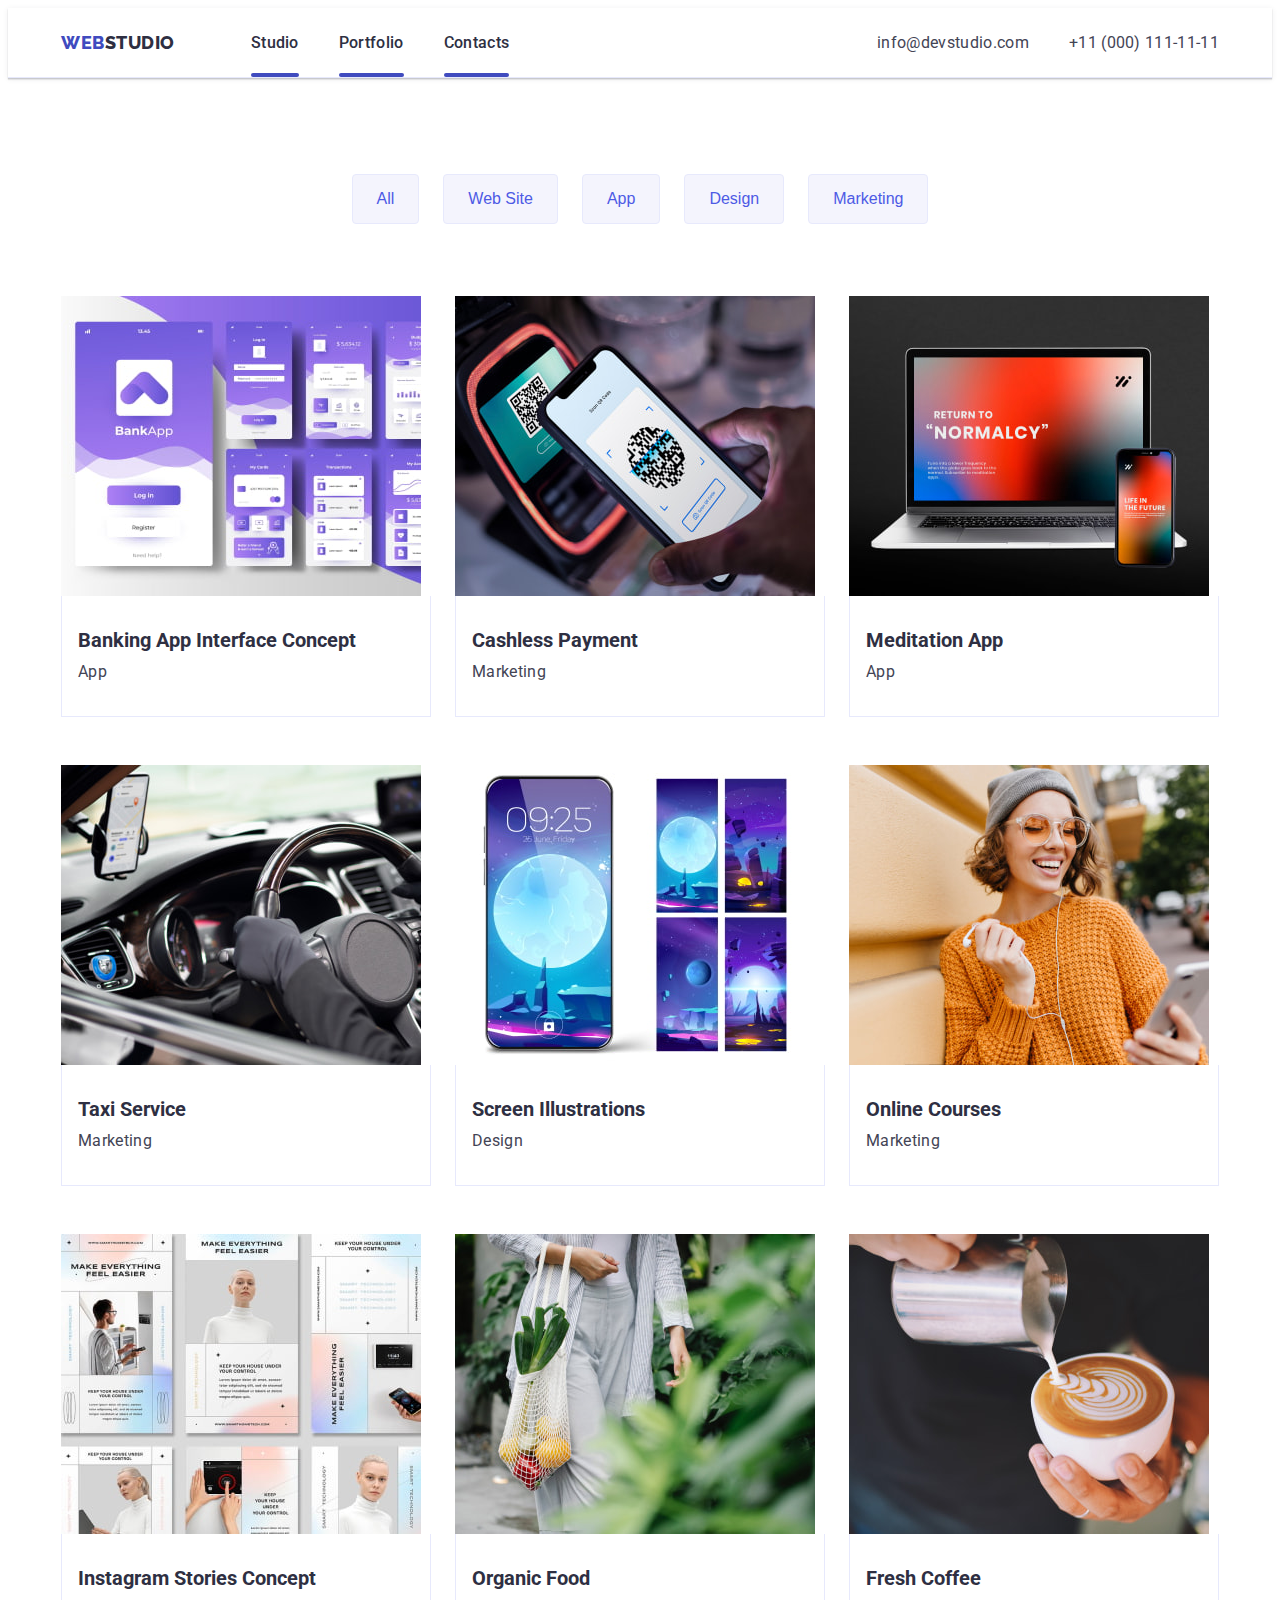
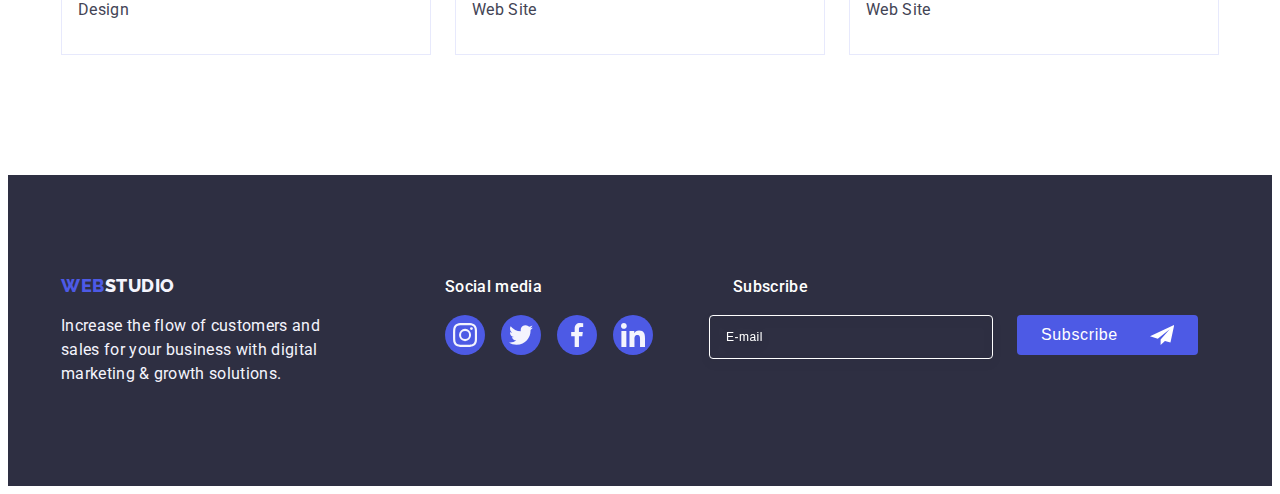
<file: portfolio.html>
<!DOCTYPE html>
<html lang="en">
  <head>
    <meta charset="UTF-8" />
    <meta http-equiv="X-UA-Compatible" content="IE=edge" />
    <meta name="viewport" content="width=device-width, initial-scale=1.0" />
    <link rel="preconnect" href="https://fonts.googleapis.com" />
    <link rel="preconnect" href="https://fonts.gstatic.com" crossorigin />
    <title>Портфоліо</title>
    <link
      rel="stylesheet"
      href="https://cdnjs.cloudflare.com/ajax/libs/modern-normalize/2.0.0/modern-normalize.min.css"
      integrity="sha512-4xo8blKMVCiXpTaLzQSLSw3KFOVPWhm/TRtuPVc4WG6kUgjH6J03IBuG7JZPkcWMxJ5huwaBpOpnwYElP/m6wg=="
      crossorigin="anonymous"
      referrerpolicy="no-referrer"
    />
    <link
      href="https://fonts.googleapis.com/css2?family=Raleway:wght@800&family=Roboto:wght@400;500;700;900&display=swap"
      rel="stylesheet"
    />
    <link rel="stylesheet" href="./css/style.css" />
  </head>

  <body>
    <header class="header">
      <div class="container container-header">
        <nav class="nav">
          <a class="logo link" href="./index.html">Web<span class="studio">Studio</span></a>

          <ul class="list list-second">
            <li class="list-1"><a class="link link-first active" href="./index.html">Studio</a></li>
            <li class="list-1"
              ><a class="link link-first active" href="./portfolio.html">Portfolio</a></li
            >
            <li class="list-1"><a class="link link-first active" href="">Contacts</a></li>
          </ul>
        </nav>

        <address class="address">
          <ul class="list list-second">
            <li
              ><a class="mail-tel link" href="mailto:info@devstudio.com">info@devstudio.com</a></li
            >
            <li><a class="mail-tel link" href="tel:+110001111111">+11 (000) 111-11-11</a></li>
          </ul>
        </address>
      </div>
    </header>

    <main>
      <section class="portfolio-section-one">
        <div class="container">
          <h1 class="title-h-first visually-hidden">Effective Solutions for Your Business</h1>

          <ul class="portfolio-list">
            <li><button class="portfolio-button" type="button">All</button></li>
            <li><button class="portfolio-button" type="button">Web Site</button></li>
            <li><button class="portfolio-button" type="button">App</button></li>
            <li><button class="portfolio-button" type="button">Design</button></li>
            <li><button class="portfolio-button" type="button">Marketing</button></li>
          </ul>

          <ul class="portfolio-list-second">
            <li class="portfolio-li">
              <a class="link portfolio-link" href="">
                <div class="portfolio-image">
                  <img
                    src="./images/jpg/img1.jpg"
                    alt="Banking App Interface Concept"
                    width="360"
                    height="300"
                  />
                  <p class="portfolio-info"
                    >14 Stylish and User-Friendly App Design Concepts · Task Manager App · Calorie
                    Tracker App · Exotic Fruit Ecommerce App · Cloud Storage App</p
                  >
                </div>
                <div class="portfolio-container">
                  <h2 class="portfolio-h">Banking App Interface Concept</h2>
                  <p class="portfolio-p">App</p>
                </div>
              </a>
            </li>
            <li class="portfolio-li">
              <a class="link portfolio-link" href="">
                <div class="portfolio-image">
                  <img
                    src="./images/jpg/img2.jpg"
                    alt="Cashless Payment"
                    width="360"
                    height="300"
                  />
                  <p class="portfolio-info"
                    >14 Stylish and User-Friendly App Design Concepts · Task Manager App · Calorie
                    Tracker App · Exotic Fruit Ecommerce App · Cloud Storage App</p
                  >
                </div>
                <div class="portfolio-container">
                  <h2 class="portfolio-h">Cashless Payment</h2>
                  <p class="portfolio-p">Marketing</p>
                </div>
              </a>
            </li>
            <li class="portfolio-li">
              <a class="link portfolio-link" href=""
                ><div class="portfolio-image">
                  <img src="./images/jpg/img3.jpg" alt="Meditation App" width="360" height="300" />
                  <p class="portfolio-info"
                    >14 Stylish and User-Friendly App Design Concepts · Task Manager App · Calorie
                    Tracker App · Exotic Fruit Ecommerce App · Cloud Storage App</p
                  >
                </div>
                <div class="portfolio-container">
                  <h2 class="portfolio-h">Meditation App</h2>
                  <p class="portfolio-p">App</p>
                </div>
              </a>
            </li>
            <li class="portfolio-li">
              <a class="link portfolio-link" href=""
                ><div class="portfolio-image">
                  <img src="./images/jpg/img4.jpg" alt="Taxi Service" width="360" height="300" />
                  <p class="portfolio-info"
                    >14 Stylish and User-Friendly App Design Concepts · Task Manager App · Calorie
                    Tracker App · Exotic Fruit Ecommerce App · Cloud Storage App</p
                  >
                </div>
                <div class="portfolio-container">
                  <h2 class="portfolio-h">Taxi Service</h2>
                  <p class="portfolio-p">Marketing</p>
                </div>
              </a>
            </li>
            <li class="portfolio-li">
              <a class="link portfolio-link" href="">
                <div class="portfolio-image"
                  ><img
                    src="./images/jpg/img5.jpg"
                    alt="Screen Illustrations"
                    width="360"
                    height="300"
                  />
                  <p class="portfolio-info"
                    >14 Stylish and User-Friendly App Design Concepts · Task Manager App · Calorie
                    Tracker App · Exotic Fruit Ecommerce App · Cloud Storage App</p
                  >
                </div>
                <div class="portfolio-container">
                  <h2 class="portfolio-h">Screen Illustrations</h2>
                  <p class="portfolio-p">Design</p>
                </div>
              </a>
            </li>
            <li class="portfolio-li">
              <a class="link portfolio-link" href=""
                ><div class="portfolio-image">
                  <img src="./images/jpg/img6.jpg" alt="Online Courses" width="360" height="300" />
                  <p class="portfolio-info"
                    >14 Stylish and User-Friendly App Design Concepts · Task Manager App · Calorie
                    Tracker App · Exotic Fruit Ecommerce App · Cloud Storage App</p
                  >
                </div>
                <div class="portfolio-container">
                  <h2 class="portfolio-h">Online Courses</h2>
                  <p class="portfolio-p">Marketing</p>
                </div>
              </a>
            </li>
            <li class="portfolio-li">
              <a class="link portfolio-link" href=""
                ><div class="portfolio-image">
                  <img
                    src="./images/jpg/img7.jpg"
                    alt="Instagram Stories Concept"
                    width="360"
                    height="300"
                  />
                  <p class="portfolio-info"
                    >14 Stylish and User-Friendly App Design Concepts · Task Manager App · Calorie
                    Tracker App · Exotic Fruit Ecommerce App · Cloud Storage App</p
                  >
                </div>
                <div class="portfolio-container">
                  <h2 class="portfolio-h">Instagram Stories Concept</h2>
                  <p class="portfolio-p">Design</p>
                </div>
              </a>
            </li>
            <li class="portfolio-li">
              <a class="link portfolio-link" href=""
                ><div class="portfolio-image">
                  <img src="./images/jpg/img8.jpg" alt="Organic Food" width="360" height="300" />
                  <p class="portfolio-info"
                    >14 Stylish and User-Friendly App Design Concepts · Task Manager App · Calorie
                    Tracker App · Exotic Fruit Ecommerce App · Cloud Storage App</p
                  >
                </div>
                <div class="portfolio-container">
                  <h2 class="portfolio-h">Organic Food</h2>
                  <p class="portfolio-p">Web Site</p>
                </div>
              </a>
            </li>
            <li class="portfolio-li">
              <a class="link portfolio-link" href=""
                ><div class="portfolio-image">
                  <img src="./images/jpg/img9.jpg" alt="Fresh Coffee" width="360" height="300" />
                  <p class="portfolio-info"
                    >14 Stylish and User-Friendly App Design Concepts · Task Manager App · Calorie
                    Tracker App · Exotic Fruit Ecommerce App · Cloud Storage App</p
                  >
                </div>
                <div class="portfolio-container">
                  <h2 class="portfolio-h">Fresh Coffee</h2>
                  <p class="portfolio-p">Web Site</p>
                </div>
              </a>
            </li>
          </ul>
        </div>
      </section>
    </main>

    <footer class="footer">
      <div class="container footer-container">
        <div class="first-footer-container">
          <a class="footer-logo display footer-link" href="./index.html"
            >Web<span class="studio footer-studio">Studio</span></a
          >

          <p class="footer-text"
            >Increase the flow of customers and sales for your business with digital marketing &
            growth solutions.</p
          >
        </div>

        <div class="footer-social">
          <p class="p-media">Social media</p>
          <ul class="ul-media">
            <li class="li-media">
              <a class="a-media" href="">
                <svg class="svg-footer" width="24" height="24">
                  <use href="./images/icons.svg#instagram"></use>
                </svg>
              </a>
            </li>
            <li class="li-media">
              <a class="a-media" href="">
                <svg class="svg-footer" width="24" height="24">
                  <use href="./images/icons.svg#twitter"></use>
                </svg>
              </a>
            </li>
            <li class="li-media">
              <a class="a-media" href="">
                <svg class="svg-footer" width="24" height="24">
                  <use href="./images/icons.svg#facebook"></use>
                </svg>
              </a>
            </li>
            <li class="li-media">
              <a class="a-media" href="">
                <svg class="svg-footer" width="24" height="24">
                  <use href="./images/icons.svg#linkedin"></use>
                </svg>
              </a>
            </li>
          </ul>
        </div>

        <div class="container-subscribe">
          <p class="p-media">Subscribe</p>
          <form class="subscribe">
            <label class="label-one">
              <input class="subscribe-email" type="email" name="user-email" placeholder="E-mail" />
            </label>
            <button class="subscribe-button" type="submit"
              >Subscribe
              <svg class="icon-send" width="24" height="24">
                <use href="./images/icons.svg#icon-send"></use>
              </svg>
            </button>
          </form>
        </div>
      </div>
    </footer>
  </body>
</html>
</file>
<file: css/style.css>
:root {
  --white-color-first: #f4f4fd;
  --black-color: #2e2f42;
  --black-color-second: #434455;
  --blue-color: #4d5ae5;
  --white-color: #ffffff;
  --background-color-button: #404bbf;
  --light-slate: #8e8f99;
  --green: #31d0aa;
  --modal-window: #fcfcfc;
  --modal-button: #e7e9fc;
  --logo-weight: 500;
  --title-weight: 700;
  --logo-size: 16px;
  --logo-line-height: 1.5;
  --letter-spacing: 2%;
  --text-align: center;
  --title-size: 20px;
}

body {
  font-family: 'Roboto', sans-serif;
  color: var(--black-color-second);
  background-color: var(--white-color);
}

header {
  display: block;
}

img {
  display: block;
}

ul {
  padding-left: 0;
  padding-right: 0;
  list-style: none;
  margin: 0;
}

h1,
h2,
h3,
h4,
h5,
h6,
p {
  margin: 0;
}

.header {
  border-bottom: 1px solid #e7e9fc;
  box-shadow: 0px 2px 1px rgba(46, 47, 66, 0.08), 0px 1px 1px rgba(46, 47, 66, 0.16),
    0px 1px 6px rgba(46, 47, 66, 0.08);
}

.container {
  width: 1158px;
  margin: 0 auto;
  padding: 0 15px;
}

.container-header {
  display: flex;
  justify-content: space-between;
  align-items: center;
}

.nav {
  display: flex;
  align-items: center;
}

.header .logo {
  margin-right: 76px;
}

.logo {
  color: var(--blue-color);
  font-family: 'Raleway', sans-serif;
  font-weight: 800;
  font-size: 18px;
  line-height: 1.17;
  letter-spacing: 0.03em;
  text-transform: uppercase;
  position: relative;
  color: var(--background-color-button);
}

.link {
  text-decoration: none;
  padding: 24px 0;
}

.studio {
  color: var(--black-color);
}

.list {
  list-style: none;
  display: flex;
  gap: 24px;
  transition: color 250ms cubic-bezier(0.4, 0, 0.2, 1);
}

.list-1 {
  font-weight: var(--logo-weight);
  font-size: var(--logo-size);
  line-height: var(--logo-line-height);
  letter-spacing: 0.02em;
  color: var(--black-color);
  position: relative;
  color: var(--background-color-button);
}

.list-second {
  display: flex;
  gap: 40px;
  align-items: center;
}

.address-list {
  display: flex;
  gap: 40px;
  align-items: center;
  transition: color 250ms cubic-bezier(0.4, 0, 0.2, 1);
}

.list-third {
  gap: 24px;
}

.link-first {
  color: var(--black-color);
}

.active {
  position: relative;
  transition: color 250ms cubic-bezier(0.4, 0, 0.2, 1);
}

.active::after {
  content: '';
  position: absolute;
  left: 0;
  bottom: -1px;
  width: 100%;
  height: 4px;
  display: block;
  background-color: var(--background-color-button);
  border-radius: 2px;
}

.link-first:hover,
.link-first:focus {
  color: var(--background-color-button);
}

.address {
  display: flex;
  font-style: normal;
  align-self: center;
  margin-left: auto;
  justify-content: flex-end;
}

.mail-tel {
  font-size: var(--logo-size);
  line-height: var(--logo-line-height);
  letter-spacing: 0.02em;
  color: #434455;
  transition: color 250ms cubic-bezier(0.4, 0, 0.2, 1);
}

.mail-tel:hover,
.mail-tel:focus {
  color: var(--background-color-button);
}

.section-first {
  background-color: var(--black-color);
  padding: 188px 0;
  background: linear-gradient(rgba(46, 47, 66, 0.7), rgba(46, 47, 66, 0.7)),
    url(/goit-markup-hw-04/images/jpg/first-section.jpg);
  max-width: 1440px;
  background-repeat: no-repeat;
  background-size: cover;
  background-position: center;
  margin-left: auto;
  margin-right: auto;
}

.title-h-first {
  font-weight: var(--title-weight);
  font-size: 56px;
  line-height: 1.07;
  letter-spacing: 0.02em;
  text-align: var(--text-align);
  color: var(--white-color);
  max-width: 496px;
  margin-top: 0;
  margin-left: auto;
  margin-right: auto;
}

.first-button {
  background-color: var(--blue-color);
  font-family: inherit;
  font-weight: var(--logo-weight);
  font-size: var(--logo-size);
  line-height: var(--logo-line-height);
  letter-spacing: 0.04em;
  color: var(--white-color);
  cursor: pointer;
  border: none;
  display: block;
  min-width: 169px;
  height: 56px;
  border: none;
  border-radius: 4px;
  cursor: pointer;
  margin-left: auto;
  margin-right: auto;
  margin-top: 48px;
  transition: background-color 250ms cubic-bezier(0.4, 0, 0.2, 1);
}

.first-button:hover,
.first-button:focus {
  background-color: var(--background-color-button);
}

.section-second {
  padding: 120px 0;
}

.title-h-second {
  color: var(--black-color);
  font-weight: var(--title-weight);
  font-size: 36px;
  line-height: 1.11;
  letter-spacing: 0.02em;
  text-align: var(--text-align);
  text-transform: capitalize;
}

.second {
  margin-bottom: 72px;
}

.div {
  display: flex;
  align-items: center;
  justify-content: center;
  height: 112px;
  background-color: var(--white-color-first);
  border-radius: 4px;
  margin-bottom: 8px;
}

.list-two {
  display: flex;
  gap: 24px;
}

.li-one {
  width: calc((100% - 72px) / 4);
}

.div-two {
  display: flex;
  align-items: center;
  justify-content: center;
  height: 112px;
  background-color: var(--white-color-first);
  border-radius: 4px;
  margin-bottom: 8px;
}

.li-two {
  width: calc((100% - 48px) / 3);
}

.title-h-third-min {
  color: var(--black-color);
  font-weight: var(--logo-weight);
  font-size: var(--title-size);
  line-height: var(--logo-line-height);
  letter-spacing: 0.02em;
  margin-bottom: 8px;
}

.text-p-min {
  line-height: var(--logo-line-height);
  letter-spacing: 0.02em;
}

.section-third {
  padding-bottom: 120px;
}

.section-fourth {
  background-color: var(--white-color-first);
  padding: 120px 0;
}

.class-li {
  background-color: var(--white-color);
  width: calc((100% - 72px) / 4);
  border-radius: 0px 0px 4px 4px;
  box-shadow: 0px 1px 6px rgba(46, 47, 66, 0.08), 0px 1px 1px rgba(46, 47, 66, 0.16),
    0px 2px 1px rgba(46, 47, 66, 0.08);
}

.div-one {
  padding: 32px 0px;
}

.social-media {
  display: flex;
  justify-content: center;
  gap: 24px;
  margin-top: 8px;
}

.media-first {
  width: 40px;
  height: 40px;
}

.media-link {
  width: 100%;
  height: 100%;
  background-color: var(--blue-color);
  border-radius: 50%;
  display: flex;
  align-items: center;
  justify-content: center;
  transition: background-color 250ms cubic-bezier(0.4, 0, 0.2, 1);
}

.media-link:hover,
.media-link:focus {
  background-color: var(--background-color-button);
}

.media-svg {
  fill: var(--white-color-first);
}

.title-h-third-max {
  color: var(--black-color);
  font-weight: var(--logo-weight);
  font-size: var(--title-size);
  line-height: var(--logo-line-height);
  letter-spacing: 0.02em;
  text-align: center;
  margin-bottom: 8px;
  margin-top: 0;
}

.text-p-max {
  line-height: var(--logo-line-height);
  letter-spacing: 0.02em;
  text-align: center;
  margin: 0;
}

.section-fifth {
  padding: 120px 0;
}

.title-h-fifth {
  color: var(--black-color);
  font-weight: var(--title-weight);
  font-size: 36px;
  line-height: 1.11;
  letter-spacing: 0.02em;
  text-align: var(--text-align);
}

.fifth {
  margin-top: 0;
  margin-bottom: 72px;
}

.ul-fifth {
  display: flex;
  gap: 24px;
}

.li-fifth {
  width: calc((100% - 120px) / 6);
  height: 88px;
}

.a-fifth {
  width: 100%;
  height: 100%;
  border-radius: 4px;
  border: 1px solid var(--light-slate);
  display: flex;
  align-items: center;
  justify-content: center;
  color: var(--light-slate);
}

.a-fifth:hover,
.a-fifth:focus {
  border-color: var(--background-color-button);
  color: var(--background-color-button);
  transition: border-color 250ms cubic-bezier(0.4, 0, 0.2, 1),
    color 250ms cubic-bezier(0.4, 0, 0.2, 1);
}

.svg-fifth {
  fill: currentColor;
}

.footer {
  background-color: var(--black-color);
  padding: 100px 0;
}

.footer-container {
  display: flex;
  align-items: baseline;
  margin-right: auto;
  margin-left: auto;
}

.footer-logo {
  color: var(--blue-color);
  font-family: 'Raleway', sans-serif;
  font-weight: 800;
  font-size: 18px;
  line-height: 1.17;
  letter-spacing: 0.03em;
  text-transform: uppercase;
  margin-right: 76px;
}

.display {
  display: inline-block;
}

.footer-link {
  text-decoration: none;
  margin-bottom: 17.5px;
}

.footer-studio {
  color: var(--white-color-first);
}

.footer-text {
  color: var(--white-color-first);
  font-size: var(--logo-size);
  line-height: var(--logo-line-height);
  letter-spacing: 0.02em;
  max-width: 264px;
}

.p-media {
  font-weight: var(--logo-weight);
  font-size: var(--logo-size);
  line-height: var(--logo-line-height);
  letter-spacing: 0.02em;
  color: var(--white-color);
  margin-top: 0;
  margin-bottom: 16px;
}

.ul-media {
  display: flex;
  gap: 16px;
}

.li-media {
  width: 40px;
  height: 40px;
}

.a-media {
  width: 100%;
  height: 100%;
  background-color: var(--blue-color);
  border-radius: 50%;
  display: flex;
  align-items: center;
  justify-content: center;
  transition: background-color 250ms cubic-bezier(0.4, 0, 0.2, 1);
}

.a-media:hover,
.a-media:focus {
  background-color: var(--green);
}

.svg-footer {
  fill: var(--white-color-first);
}

.container-subscribe {
  margin-left: 80px;
}

.subscribe {
  display: flex;
  gap: 24px;
}

.subscribe-email {
  font-size: var(--logo-size);
  line-height: var(--logo-line-height);
  letter-spacing: 0.04em;
  background-color: transparent;
  color: var(--white-color);
  padding-left: 16px;
  border-radius: 4px;
  border: 1px solid var(--white-color);
  width: 264px;
  height: 40px;
  filter: drop-shadow(0px 4px 4px rgba(0, 0, 0, 0.15));
  font-size: 12px;
  margin-left: -24px;
}

.subscribe-email::placeholder {
  color: var(--white-color);
  font-weight: var(--logo-weight);
  font-size: 12px;
  line-height: var(--logo-line-height);
  letter-spacing: 4%;
  margin-top: auto;
  margin-bottom: auto;
}

.subscribe-button {
  display: flex;
  justify-content: center;
  align-items: center;
  background-color: var(--blue-color);
  color: var(--white-color);
  border-radius: 4px;
  padding: 8px 24px;
  margin-left: -24px;
  gap: 16px;
  border: none;
  font-weight: var(--logo-weight);
  font-size: var(--logo-size);
  line-height: var(--logo-line-height);
  letter-spacing: 0.04em;
  min-width: 165px;
  height: 40px;
  cursor: pointer;
}

.icon-send {
  padding: auto;
  margin-left: 16px;
}

.button {
  font-family: 'Roboto', sans-serif;
  font-weight: var(--logo-weight);
  font-size: var(--logo-size);
  line-height: var(--logo-line-height);
  letter-spacing: 0.04em;
  color: var(--blue-color);
  background-color: var(--white-color-first);
  cursor: pointer;
  border: none;
}

.button:hover,
.button:focus {
  color: var(--white-color);
  background-color: var(--background-color-button);
}

.h-second {
  font-weight: var(--logo-weight);
  font-size: 20px;
  line-height: 1.2;
  letter-spacing: 0.02em;
  color: var(--black-color);
}

.portfolio-p {
  font-size: 16px;
  line-height: var(--logo-line-height);
  letter-spacing: 0.02em;
  color: var(--black-color-second);
  margin: 0;
}

.portfolio-section-one {
  padding-top: 96px;
  padding-bottom: 120px;
}

.portfolio-list {
  display: flex;
  justify-content: center;
  gap: 24px;
  margin-bottom: 72px;
}

.portfolio-button {
  display: flex;
  padding: 12px 24px;
  border: 1px solid #e7e9fc;
  border-radius: 4px;
  color: var(--blue-color);
  background-color: var(--white-color-first);
  cursor: pointer;
  font-weight: 500;
  font-size: var(--logo-size);
  line-height: var(--logo-line-height);
  letter-spacing: 4%;
  transition: color 250ms cubic-bezier(0.4, 0, 0.2, 1),
    background-color 250ms cubic-bezier(0.4, 0, 0.2, 1),
    border-color 250ms cubic-bezier(0.4, 0, 0.2, 1), box-shadow 250ms cubic-bezier(0.4, 0, 0.2, 1);
}

.portfolio-button:hover,
.portfolio-button:focus {
  display: flex;
  background-color: var(--background-color-button);
  border: 1px solid transparent;
  color: var(--white-color);
  box-shadow: 0px 3px 1px rgba(0, 0, 0, 0.1), 0px 2px 1px rgba(0, 0, 0, 0.08),
    0px 2px 2px rgba(0, 0, 0, 0.12);
  border-radius: 4px;
  font-weight: 500;
}

.portfolio-list-second {
  display: flex;
  flex-wrap: wrap;
  column-gap: 24px;
  row-gap: 48px;
}

.portfolio-li {
  width: calc((100% - 48px) / 3);
}

.portfolio-link {
  display: block;
  transition: box-shadow 250ms cubic-bezier(0.4, 0, 0.2, 1);
  padding: 0;
}

.portfolio-link:hover .portfolio-info,
.portfolio-link:focus .portfolio-info {
  transform: translateY(0%);
}

.portfolio-link:hover,
.portfolio-link:focus {
  display: block;
  box-shadow: 0px 1px 6px rgba(46, 47, 66, 0.08), 0px 1px 1px rgba(46, 47, 66, 0.16),
    0px 2px 1px rgba(46, 47, 66, 0.08);
}

.portfolio-image {
  position: relative;
  overflow: hidden;
}

.portfolio-info {
  position: absolute;
  top: 0;
  font-size: var(--logo-size);
  line-height: var(--logo-line-height);
  letter-spacing: 0.02em;
  color: var(--white-color-first);
  padding: 40px 32px;
  background-color: var(--blue-color);
  height: 100%;
  width: 100%;
  transform: translateY(100%);
  transition: transform 250ms cubic-bezier(0.4, 0, 0.2, 1);
}

.visually-hidden {
  position: absolute;
  width: 1px;
  height: 1px;
  margin: -1px;
  border: 0;
  padding: 0;

  white-space: nowrap;
  clip-path: inset(100%);
  clip: rect(0 0 0 0);
  overflow: hidden;
}

.portfolio-container {
  padding: 32px 16px;
  border: 1px solid #e7e9fc;
  border-top: none;
}

.portfolio-h {
  margin-bottom: 8px;
  margin-top: 0;
  color: var(--black-color);
  font-size: 20px;
}

.container-footer {
  display: flex;
  align-items: baseline;
}

.first-footer-container {
  margin-right: 120px;
}

.modal-window {
  position: fixed;
  top: 0;
  left: 0;
  width: 100%;
  height: 100%;
  background-color: rgba(46, 47, 66, 0.4);
  transition: opacity 250ms cubic-bezier(0.4, 0, 0.2, 1),
    visibility 250ms cubic-bezier(0.4, 0, 0.2, 1);
}

.is-hidden {
  opacity: 0;
  visibility: hidden;
  pointer-events: none;
}

.modal-window-container {
  position: absolute;
  top: 50%;
  left: 50%;
  transform: translate(-50%, -50%) scale(1);
  width: 408px;
  min-height: 584px;
  background: var(--modal-window);
  box-shadow: 0px 1px 1px rgba(0, 0, 0, 0.14), 0px 1px 3px rgba(0, 0, 0, 0.12),
    0px 2px 1px rgba(0, 0, 0, 0.2);
  border-radius: 4px;
  transition: transform 250ms cubic-bezier(0.4, 0, 0.2, 1);
  text-align: center;
  letter-spacing: 0.02em;
  padding: 72px 24px 24px;
}

.modal-button {
  position: absolute;
  top: 24px;
  right: 24px;
  width: 24px;
  height: 24px;
  border-radius: 50%;
  display: flex;
  align-items: center;
  justify-content: center;
  background-color: var(--modal-button);
  border: 1px solid rgba(0, 0, 0, 0.1);
  padding: 0;
  cursor: pointer;
  transition: background-color 250ms cubic-bezier(0.4, 0, 0.2, 1),
    border 250ms cubic-bezier(0.4, 0, 0.2, 1);
}

.modal-button:hover,
.modal-button:focus {
  background-color: var(--background-color-button);
  border: none;
  fill: var(--white-color);
}

.svg-close-modal {
  transition: fill 250ms cubic-bezier(0.4, 0, 0.2, 1);
}

.use-close-modal:hover,
.use-close-modal:focus {
  fill: var(--white-color);
}

.modal-p {
  font-weight: var(--logo-weight);
  font-size: var(--logo-size);
  line-height: var(--logo-line-height);
  letter-spacing: var(--letter-spacing);
  color: var(--black-color);
  margin-bottom: 16px;
}

.div-modal-one {
  margin-bottom: 8px;
}

.div-modal-two {
  margin-bottom: 16px;
}

label {
  display: flex;
  flex-direction: column;
  margin-bottom: 8px;
  margin-right: 24px;
  text-align: start;
}

.form-label {
  font-size: 12px;
  line-height: 1.17;
  letter-spacing: 0.04em;
  color: var(--light-slate);
  display: block;
  margin-bottom: 4px;
}

.div-in-label {
  position: relative;
}

.form-input {
  width: 100%;
  height: 40px;
  border: 1px solid rgba(46, 47, 66, 0.4);
  border-radius: 4px;
  background-color: transparent;
  padding-left: 38px;
  outline: transparent;
  transition: border-color 250ms cubic-bezier(0.4, 0, 0.2, 1);
}

.form-input:focus {
  border-color: var(--blue-color);
}

.svg-in-form {
  position: absolute;
  left: 16px;
  top: 50%;
  transform: translateY(-50%);
  transition: fill 250ms cubic-bezier(0.4, 0, 0.2, 1);
  color: var(--black-color);
}

input:focus + svg.svg-in-form {
  fill: var(--blue-color);
}

.textarea {
  width: 100%;
  height: 120px;
  font-size: 12px;
  line-height: 1.17;
  letter-spacing: 0.04em;
  color: rgba(46, 47, 66, 0.4);
  border: 1px solid rgba(46, 47, 66, 0.4);
  border-radius: 4px;
  background-color: transparent;
  padding: 8px 16px;
  outline: transparent;
  resize: none;
  transition: border-color 250ms cubic-bezier(0.4, 0, 0.2, 1);
}

.textarea:focus {
  border-color: var(--blue-color);
}

.textarea::placeholder {
  color: var(--black-color);
  opacity: 40%;
}

.div-modal-three {
  margin-bottom: 24px;
}

.label-checkbox {
  font-size: 12px;
  line-height: 1.17;
  letter-spacing: 0.04em;
  color: var(--light-slate);
  display: inline-block;
}

.span-in-label {
  width: 16px;
  height: 16px;
  border: 1px solid rgba(46, 47, 66, 0.4);
  border-radius: 2px;
  transition: background-color 250ms cubic-bezier(0.4, 0, 0.2, 1),
    border 250ms cubic-bezier(0.4, 0, 0.2, 1), fill 250ms cubic-bezier(0.4, 0, 0.2, 1);
  display: inline-flex;
  align-items: center;
  justify-content: center;
  fill: transparent;
}

.input-checked:checked + .label-checkbox .span-in-label {
  background-color: var(--background-color-button);
  border: none;
  fill: var(--white-color-first);
}

.link-in-label {
  color: var(--blue-color);
}

.button-in-form {
  display: block;
  min-width: 169px;
  height: 56px;
  font-family: 'Roboto', sans-serif;
  font-size: var(--logo-size);
  font-weight: var(--logo-weight);
  line-height: var(--logo-line-height);
  letter-spacing: 0.04em;
  color: var(--white-color);
  cursor: pointer;
  background-color: var(--blue-color);
  border: none;
  border-radius: 4px;
  transition: background-color 250ms cubic-bezier(0.4, 0, 0.2, 1);
  margin-left: 95px;
}
</file>
